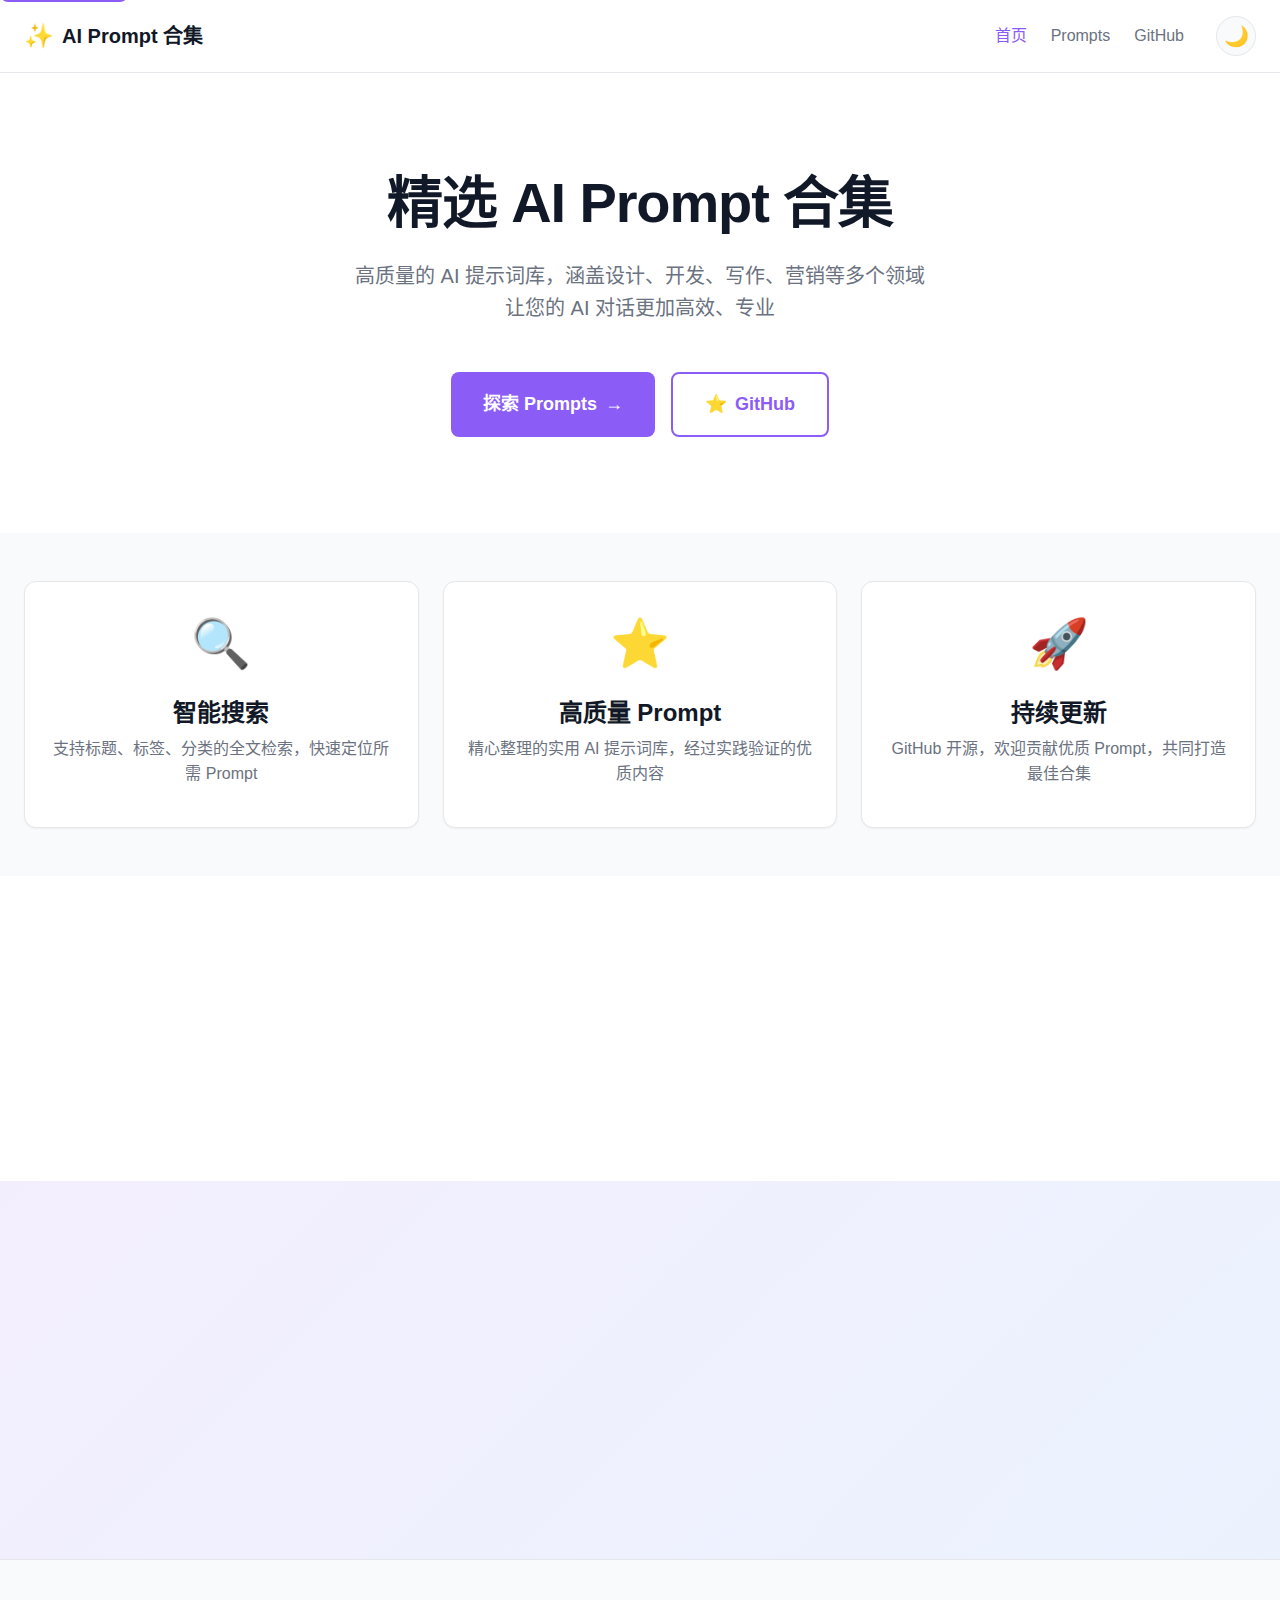
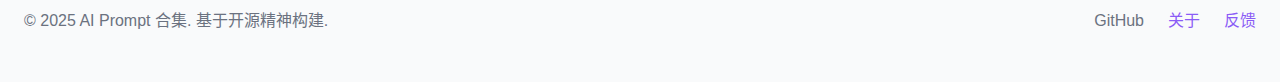
<file: index.html>
<!DOCTYPE html>
<html lang="zh-CN">
<head>
  <meta charset="UTF-8">
  <meta name="viewport" content="width=device-width, initial-scale=1.0">
  <meta name="description" content="精心整理的 AI Prompt 合集，涵盖设计、开发、写作、营销等领域，助力提升 AI 对话效率">
  <meta name="keywords" content="AI Prompt, 提示词, ChatGPT, AI 对话, 人工智能">
  
  <!-- Open Graph -->
  <meta property="og:title" content="AI Prompt 精选合集">
  <meta property="og:description" content="高质量 AI 提示词库，快速查找和使用">
  <meta property="og:type" content="website">
  
  <title>AI Prompt 精选合集 - 高质量 AI 提示词库</title>
  
  <!-- 样式表 -->
  <link rel="stylesheet" href="./assets/styles/global.css">
  <link rel="stylesheet" href="./assets/styles/components.css">
  <link rel="stylesheet" href="./assets/styles/animations.css">
  
  <!-- Favicon -->
  <link rel="icon" href="data:image/svg+xml,<svg xmlns=%22http://www.w3.org/2000/svg%22 viewBox=%220 0 100 100%22><text y=%22.9em%22 font-size=%2290%22>✨</text></svg>">
</head>
<body>
  <!-- 跳转到主内容（可访问性） -->
  <a href="#main-content" class="skip-to-main">跳转到主内容</a>

  <!-- Header 导航栏 -->
  <header class="header animate-slide-in-down">
    <div class="header-content">
      <a href="./index.html" class="logo">
        <span class="logo-icon">✨</span>
        <span>AI Prompt 合集</span>
      </a>
      
      <nav class="nav" role="navigation">
        <ul class="nav-links">
          <li><a href="./index.html" class="nav-link active">首页</a></li>
          <li><a href="./prompts.html" class="nav-link">Prompts</a></li>
          <li><a href="https://github.com" class="nav-link" target="_blank" rel="noopener">GitHub</a></li>
        </ul>
        
        <button class="theme-toggle" aria-label="切换主题">
          🌙
        </button>
      </nav>
    </div>
  </header>

  <!-- 主内容 -->
  <main id="main-content">
    <!-- Hero 区域 -->
    <section class="hero section">
      <div class="bg-grid"></div>
      <div class="bg-gradient-radial"></div>
      
      <div class="container">
        <div class="hero-content" style="position: relative; z-index: 1; text-align: center; max-width: 900px; margin: 0 auto;">
          <h1 class="hero-title animate-fade-in-up" style="margin-bottom: var(--spacing-lg);">
            精选 AI Prompt 合集
          </h1>
          
          <p class="hero-subtitle animate-fade-in-up delay-100" style="font-size: 1.25rem; color: var(--color-text-secondary); margin-bottom: var(--spacing-2xl); line-height: 1.6;">
            高质量的 AI 提示词库，涵盖设计、开发、写作、营销等多个领域<br>
            让您的 AI 对话更加高效、专业
          </p>
          
          <div class="hero-actions animate-fade-in-up delay-200" style="display: flex; gap: var(--spacing-md); justify-content: center; flex-wrap: wrap;">
            <a href="./prompts.html" class="btn btn-primary btn-lg">
              探索 Prompts
              <span>→</span>
            </a>
            <a href="https://github.com" class="btn btn-outline btn-lg" target="_blank" rel="noopener">
              <span>⭐</span>
              GitHub
            </a>
          </div>
        </div>
      </div>
    </section>

    <!-- 特性展示区 -->
    <section class="features section-sm" style="background: var(--color-bg-secondary);">
      <div class="container">
        <div class="grid grid-cols-3 gap-lg">
          <!-- 特性 1 -->
          <div class="card fade-in-on-scroll" style="text-align: center;">
            <div style="font-size: 3rem; margin-bottom: var(--spacing-md);">🔍</div>
            <h3 style="font-size: 1.5rem; margin-bottom: var(--spacing-sm);">智能搜索</h3>
            <p style="color: var(--color-text-secondary);">
              支持标题、标签、分类的全文检索，快速定位所需 Prompt
            </p>
          </div>

          <!-- 特性 2 -->
          <div class="card fade-in-on-scroll" style="text-align: center;">
            <div style="font-size: 3rem; margin-bottom: var(--spacing-md);">⭐</div>
            <h3 style="font-size: 1.5rem; margin-bottom: var(--spacing-sm);">高质量 Prompt</h3>
            <p style="color: var(--color-text-secondary);">
              精心整理的实用 AI 提示词库，经过实践验证的优质内容
            </p>
          </div>

          <!-- 特性 3 -->
          <div class="card fade-in-on-scroll" style="text-align: center;">
            <div style="font-size: 3rem; margin-bottom: var(--spacing-md);">🚀</div>
            <h3 style="font-size: 1.5rem; margin-bottom: var(--spacing-sm);">持续更新</h3>
            <p style="color: var(--color-text-secondary);">
              GitHub 开源，欢迎贡献优质 Prompt，共同打造最佳合集
            </p>
          </div>
        </div>
      </div>
    </section>

    <!-- 统计数据区 -->
    <section class="stats section">
      <div class="container">
        <div class="grid grid-cols-3 gap-xl" style="text-align: center;">
          <!-- Prompt 总数 -->
          <div class="stat-card fade-in-on-scroll">
            <div class="stat-value" id="stat-total" style="font-size: 3rem; font-weight: 700; color: var(--color-primary); margin-bottom: var(--spacing-sm);">
              0
            </div>
            <div class="stat-label" style="font-size: 1.125rem; color: var(--color-text-secondary);">
              Prompt 总数
            </div>
          </div>

          <!-- 分类数量 -->
          <div class="stat-card fade-in-on-scroll">
            <div class="stat-value" id="stat-categories" style="font-size: 3rem; font-weight: 700; color: var(--color-primary); margin-bottom: var(--spacing-sm);">
              0
            </div>
            <div class="stat-label" style="font-size: 1.125rem; color: var(--color-text-secondary);">
              分类数量
            </div>
          </div>

          <!-- 标签数量 -->
          <div class="stat-card fade-in-on-scroll">
            <div class="stat-value" id="stat-tags" style="font-size: 3rem; font-weight: 700; color: var(--color-primary); margin-bottom: var(--spacing-sm);">
              0
            </div>
            <div class="stat-label" style="font-size: 1.125rem; color: var(--color-text-secondary);">
              标签数量
            </div>
          </div>
        </div>
      </div>
    </section>

    <!-- CTA 区域 -->
    <section class="cta section" style="background: linear-gradient(135deg, rgba(139, 92, 246, 0.1), rgba(59, 130, 246, 0.1)); text-align: center;">
      <div class="container">
        <h2 class="fade-in-on-scroll" style="font-size: 2.5rem; margin-bottom: var(--spacing-md);">
          开始探索 AI Prompts
        </h2>
        <p class="fade-in-on-scroll" style="font-size: 1.125rem; color: var(--color-text-secondary); margin-bottom: var(--spacing-xl); max-width: 600px; margin-left: auto; margin-right: auto;">
          浏览精选的 AI 提示词合集，找到适合您的 Prompt，提升 AI 对话效率
        </p>
        <a href="./prompts.html" class="btn btn-primary btn-lg fade-in-on-scroll">
          查看所有 Prompts
          <span>→</span>
        </a>
      </div>
    </section>
  </main>

  <!-- Footer -->
  <footer class="footer" style="background: var(--color-bg-secondary); padding: var(--spacing-2xl) 0; border-top: 1px solid var(--color-border);">
    <div class="container">
      <div style="display: flex; justify-content: space-between; align-items: center; flex-wrap: wrap; gap: var(--spacing-md);">
        <div style="color: var(--color-text-secondary);">
          © 2025 AI Prompt 合集. 基于开源精神构建.
        </div>
        <div style="display: flex; gap: var(--spacing-lg);">
          <a href="https://github.com" class="nav-link" target="_blank" rel="noopener">GitHub</a>
          <a href="#" class="nav-link">关于</a>
          <a href="#" class="nav-link">反馈</a>
        </div>
      </div>
    </div>
  </footer>

  <!-- 脚本 -->
  <script src="./assets/scripts/main.js"></script>
  <script src="./assets/scripts/home.js"></script>
</body>
</html>
</file>
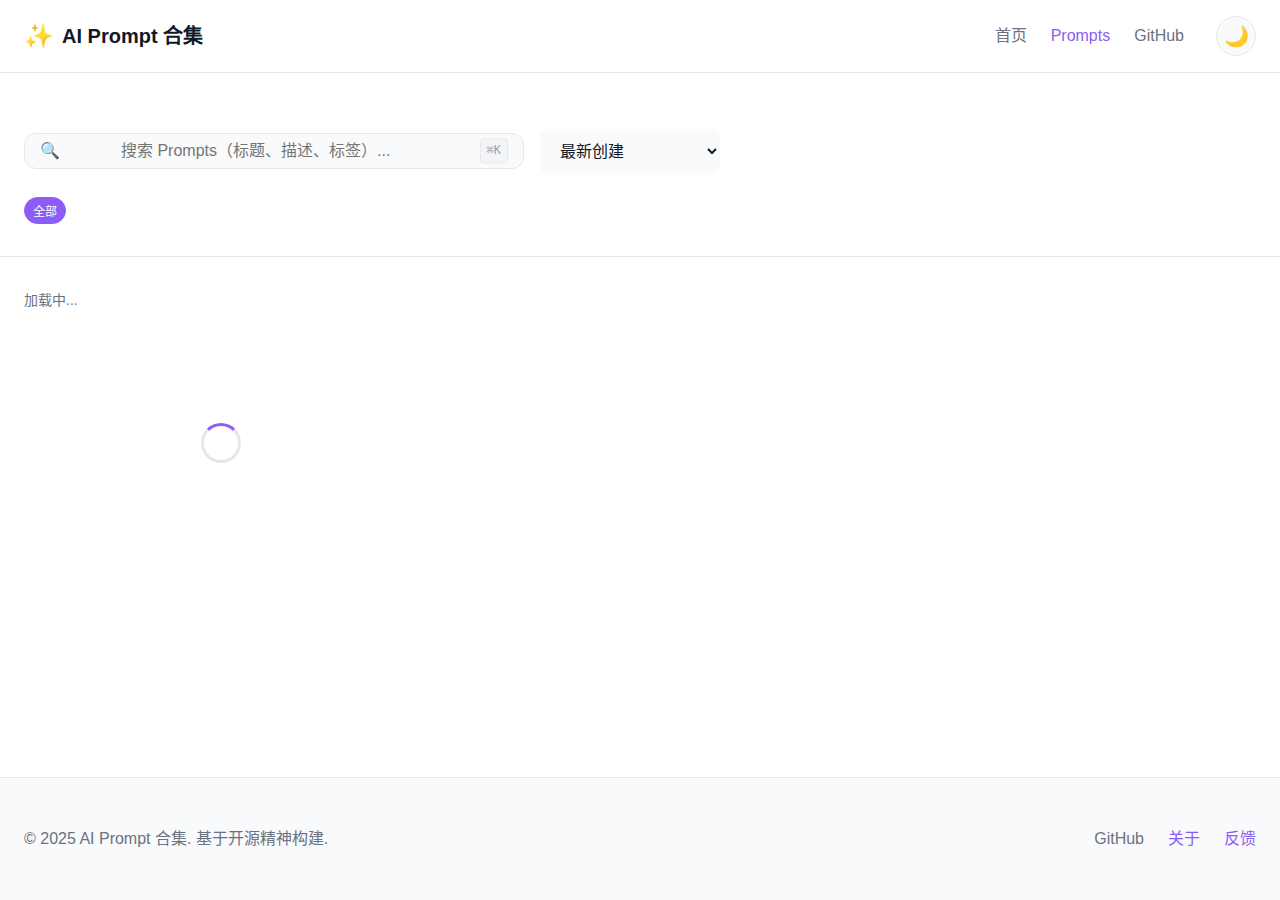
<file: prompts.html>
<!DOCTYPE html>
<html lang="zh-CN">
<head>
  <meta charset="UTF-8">
  <meta name="viewport" content="width=device-width, initial-scale=1.0">
  <meta name="description" content="浏览所有 AI Prompt，通过搜索和筛选快速找到您需要的提示词">
  <meta name="keywords" content="AI Prompt, 提示词库, ChatGPT Prompts, AI 对话">
  
  <!-- Open Graph -->
  <meta property="og:title" content="AI Prompts - 浏览所有提示词">
  <meta property="og:description" content="搜索、筛选和浏览高质量的 AI Prompts">
  <meta property="og:type" content="website">
  
  <title>AI Prompts - 浏览所有提示词</title>
  
  <!-- 样式表 -->
  <link rel="stylesheet" href="./assets/styles/global.css">
  <link rel="stylesheet" href="./assets/styles/components.css">
  <link rel="stylesheet" href="./assets/styles/animations.css">
  
  <!-- Favicon -->
  <link rel="icon" href="data:image/svg+xml,<svg xmlns=%22http://www.w3.org/2000/svg%22 viewBox=%220 0 100 100%22><text y=%22.9em%22 font-size=%2290%22>✨</text></svg>">
  
  <style>
    /* 页面特定样式 */
    .prompts-page {
      min-height: 100vh;
      display: flex;
      flex-direction: column;
    }
    
    .prompts-main {
      flex: 1;
      padding-top: var(--spacing-xl);
      padding-bottom: var(--spacing-4xl);
    }
    
    .filters-section {
      position: sticky;
      top: 65px;
      z-index: 40;
      background: var(--color-bg);
      padding: var(--spacing-lg) 0;
      border-bottom: 1px solid var(--color-border);
      margin-bottom: var(--spacing-xl);
    }
    
    .filters-container {
      display: flex;
      flex-direction: column;
      gap: var(--spacing-md);
    }
    
    .search-row {
      display: flex;
      gap: var(--spacing-md);
      align-items: center;
      flex-wrap: wrap;
    }
    
    .search-box-full {
      flex: 1;
      min-width: 300px;
    }
    
    .sort-select {
      padding: var(--spacing-sm) var(--spacing-md);
      font-size: 1rem;
      background: var(--color-bg-secondary);
      border: 1px solid var(--color-border-strong);
      border-radius: var(--radius-md);
      color: var(--color-text);
      cursor: pointer;
      transition: all var(--transition-base) var(--ease-smooth);
      font-family: inherit;
      height: 44px;
      min-width: 180px;
    }
    
    .sort-select:hover {
      border-color: var(--color-text);
      background: var(--color-bg);
    }
    
    .sort-select:focus {
      outline: none;
      border-color: var(--color-text);
      box-shadow: 0 0 0 2px rgba(0, 0, 0, 0.05);
      background: var(--color-bg);
    }
    
    .filter-tabs {
      display: flex;
      gap: var(--spacing-sm);
      flex-wrap: wrap;
      padding: var(--spacing-sm) 0;
    }
    
    .results-info {
      color: var(--color-text-secondary);
      font-size: 0.875rem;
      margin-bottom: var(--spacing-md);
    }
    
    .prompts-grid {
      display: grid;
      grid-template-columns: repeat(auto-fill, minmax(320px, 1fr));
      gap: var(--spacing-lg);
      margin-bottom: var(--spacing-xl);
    }
    
    .modal-meta-grid {
      display: grid;
      grid-template-columns: repeat(2, 1fr);
      gap: var(--spacing-md);
      margin-bottom: var(--spacing-lg);
      padding: var(--spacing-md);
      background: var(--color-bg-secondary);
      border-radius: var(--radius-md);
    }
    
    .meta-item {
      display: flex;
      align-items: center;
      gap: var(--spacing-sm);
      font-size: 0.875rem;
    }
    
    .meta-label {
      color: var(--color-text-tertiary);
    }
    
    .meta-value {
      color: var(--color-text);
      font-weight: 500;
    }
    
    .prompt-content-wrapper {
      background: var(--color-bg-secondary);
      border-radius: var(--radius-md);
      padding: var(--spacing-lg);
      margin-bottom: var(--spacing-lg);
      max-height: 400px;
      overflow-y: auto;
    }
    
    .prompt-content {
      white-space: pre-wrap;
      line-height: 1.7;
      color: var(--color-text);
    }
    
    .modal-tags {
      display: flex;
      flex-wrap: wrap;
      gap: var(--spacing-sm);
      margin-bottom: var(--spacing-lg);
    }
    
    @media (max-width: 768px) {
      .filters-section {
        position: static;
      }
      
      .search-row {
        flex-direction: column;
        align-items: stretch;
      }
      
      .search-box-full {
        width: 100%;
      }
      
      .search-input,
      .sort-select {
        height: 48px;
      }
      
      .search-shortcut {
        display: none;
      }
      
      .prompts-grid {
        grid-template-columns: 1fr;
      }
      
      .modal-meta-grid {
        grid-template-columns: 1fr;
      }
    }
  </style>
</head>
<body class="prompts-page">
  <!-- Header 导航栏 -->
  <header class="header animate-slide-in-down">
    <div class="header-content">
      <a href="./index.html" class="logo">
        <span class="logo-icon">✨</span>
        <span>AI Prompt 合集</span>
      </a>
      
      <nav class="nav" role="navigation">
        <ul class="nav-links">
          <li><a href="./index.html" class="nav-link">首页</a></li>
          <li><a href="./prompts.html" class="nav-link active">Prompts</a></li>
          <li><a href="https://github.com/leyen-me/prompt" class="nav-link" target="_blank" rel="noopener">GitHub</a></li>
        </ul>
        
        <button class="theme-toggle" aria-label="切换主题">
          🌙
        </button>
      </nav>
    </div>
  </header>

  <!-- 主内容 -->
  <main id="main-content" class="prompts-main">
    <!-- 搜索与筛选 -->
    <section class="filters-section">
      <div class="container">
        <div class="filters-container">
          <!-- 搜索栏 -->
          <div class="search-row">
            <div class="search-box search-box-full">
              <span class="search-icon">🔍</span>
              <input 
                type="text" 
                id="search-input"
                class="search-input" 
                placeholder="搜索 Prompts（标题、描述、标签）..."
                aria-label="搜索 Prompts"
              >
              <kbd class="search-shortcut">⌘K</kbd>
            </div>
            
            <select id="sort-select" class="sort-select" aria-label="排序方式">
              <option value="latest">最新创建</option>
              <option value="updated">最近更新</option>
              <option value="popular">最受欢迎</option>
              <option value="alphabetical">字母顺序</option>
            </select>
          </div>
          
          <!-- 分类筛选 -->
          <div class="filter-tabs" id="category-filters" role="tablist">
            <button class="tag active" data-category="all" role="tab" aria-selected="true">
              全部
            </button>
            <!-- 动态生成分类标签 -->
          </div>
        </div>
      </div>
    </section>

    <!-- Prompts 列表 -->
    <div class="container">
      <!-- 结果信息 -->
      <div class="results-info" id="results-info">
        加载中...
      </div>
      
      <!-- Prompts 网格 -->
      <div class="prompts-grid" id="prompts-grid">
        <!-- 加载状态 -->
        <div class="loading">
          <div class="spinner"></div>
        </div>
      </div>
      
      <!-- 空状态 -->
      <div class="empty-state" id="empty-state" style="display: none;">
        <div class="empty-state-icon">🔍</div>
        <h3 class="empty-state-title">未找到匹配的 Prompts</h3>
        <p class="empty-state-description">
          尝试调整搜索关键词或筛选条件
        </p>
        <button class="btn btn-primary" onclick="resetFilters()">
          重置筛选
        </button>
      </div>
    </div>
  </main>

  <!-- 详情弹窗（动态生成） -->
  <div id="modal-container"></div>

  <!-- Footer -->
  <footer class="footer" style="background: var(--color-bg-secondary); padding: var(--spacing-2xl) 0; border-top: 1px solid var(--color-border);">
    <div class="container">
      <div style="display: flex; justify-content: space-between; align-items: center; flex-wrap: wrap; gap: var(--spacing-md);">
        <div style="color: var(--color-text-secondary);">
          © 2025 AI Prompt 合集. 基于开源精神构建.
        </div>
        <div style="display: flex; gap: var(--spacing-lg);">
          <a href="https://github.com/leyen-me/prompt" class="nav-link" target="_blank" rel="noopener">GitHub</a>
          <a href="#" class="nav-link">关于</a>
          <a href="#" class="nav-link">反馈</a>
        </div>
      </div>
    </div>
  </footer>

  <!-- 脚本 -->
  <script src="./assets/scripts/main.js"></script>
  <script src="./assets/scripts/prompts.js"></script>
</body>
</html>
</file>
<file: assets/styles/global.css>
/* ============================================
   全局样式 - CSS 变量、重置样式、主题系统
   ============================================ */

/* CSS 变量定义 - 浅色模式 */
:root {
  /* 主色调 */
  --color-primary: #8B5CF6;
  --color-primary-hover: #7C3AED;
  --color-primary-light: #A78BFA;
  
  /* 辅助色 */
  --color-secondary: #3B82F6;
  --color-success: #10B981;
  --color-warning: #F59E0B;
  --color-error: #EF4444;
  
  /* 背景色 */
  --color-bg: #FFFFFF;
  --color-bg-secondary: #F9FAFB;
  --color-bg-tertiary: #F3F4F6;
  
  /* 边框色 */
  --color-border: #E5E7EB;
  --color-border-hover: #D1D5DB;
  
  /* 文字颜色 */
  --color-text: #111827;
  --color-text-secondary: #6B7280;
  --color-text-tertiary: #9CA3AF;
  --color-text-disabled: #D1D5DB;
  
  /* 阴影 */
  --shadow-sm: 0 1px 2px rgba(0, 0, 0, 0.05);
  --shadow-md: 0 4px 6px rgba(0, 0, 0, 0.07);
  --shadow-lg: 0 10px 15px rgba(0, 0, 0, 0.1);
  --shadow-xl: 0 20px 25px rgba(0, 0, 0, 0.15);
  --shadow-2xl: 0 25px 50px rgba(0, 0, 0, 0.25);
  
  /* 间距系统 */
  --spacing-xs: 4px;
  --spacing-sm: 8px;
  --spacing-md: 16px;
  --spacing-lg: 24px;
  --spacing-xl: 32px;
  --spacing-2xl: 48px;
  --spacing-3xl: 64px;
  --spacing-4xl: 96px;
  
  /* 圆角 */
  --radius-sm: 4px;
  --radius-md: 8px;
  --radius-lg: 12px;
  --radius-xl: 16px;
  --radius-2xl: 24px;
  --radius-full: 9999px;
  
  /* 过渡 */
  --transition-fast: 100ms;
  --transition-base: 150ms;
  --transition-slow: 300ms;
  --ease-smooth: cubic-bezier(0.4, 0, 0.2, 1);
  --ease-bounce: cubic-bezier(0.68, -0.55, 0.27, 1.55);
  --ease-swift: cubic-bezier(0.55, 0, 0.1, 1);
  
  /* 字体 */
  --font-family: Inter, -apple-system, BlinkMacSystemFont, "Segoe UI", "PingFang SC", "Microsoft YaHei", sans-serif;
  
  /* 断点 */
  --breakpoint-mobile: 768px;
  --breakpoint-tablet: 1024px;
  --breakpoint-desktop: 1440px;
}

/* 暗色模式变量 */
[data-theme="dark"] {
  /* 主色调 */
  --color-primary: #A78BFA;
  --color-primary-hover: #8B5CF6;
  --color-primary-light: #C4B5FD;
  
  /* 辅助色 */
  --color-secondary: #60A5FA;
  --color-success: #34D399;
  --color-warning: #FBBF24;
  --color-error: #F87171;
  
  /* 背景色 */
  --color-bg: #0F172A;
  --color-bg-secondary: #1E293B;
  --color-bg-tertiary: #334155;
  
  /* 边框色 */
  --color-border: #334155;
  --color-border-hover: #475569;
  
  /* 文字颜色 */
  --color-text: #F1F5F9;
  --color-text-secondary: #94A3B8;
  --color-text-tertiary: #64748B;
  --color-text-disabled: #475569;
  
  /* 阴影（暗色模式下降低不透明度） */
  --shadow-sm: 0 1px 2px rgba(0, 0, 0, 0.3);
  --shadow-md: 0 4px 6px rgba(0, 0, 0, 0.4);
  --shadow-lg: 0 10px 15px rgba(0, 0, 0, 0.5);
  --shadow-xl: 0 20px 25px rgba(0, 0, 0, 0.6);
  --shadow-2xl: 0 25px 50px rgba(0, 0, 0, 0.7);
}

/* ============================================
   CSS Reset
   ============================================ */

*, *::before, *::after {
  box-sizing: border-box;
  margin: 0;
  padding: 0;
}

html {
  font-size: 16px;
  -webkit-font-smoothing: antialiased;
  -moz-osx-font-smoothing: grayscale;
  scroll-behavior: smooth;
}

body {
  font-family: var(--font-family);
  background-color: var(--color-bg);
  color: var(--color-text);
  line-height: 1.6;
  transition: background-color var(--transition-slow) var(--ease-smooth),
              color var(--transition-slow) var(--ease-smooth);
}

/* 禁止页面滚动（弹窗打开时使用） */
body.no-scroll {
  overflow: hidden;
}

/* ============================================
   排版
   ============================================ */

h1, h2, h3, h4, h5, h6 {
  font-weight: 700;
  line-height: 1.2;
  color: var(--color-text);
}

h1 {
  font-size: 3.5rem;
  letter-spacing: -0.02em;
}

h2 {
  font-size: 2.5rem;
  letter-spacing: -0.01em;
}

h3 {
  font-size: 2rem;
}

h4 {
  font-size: 1.5rem;
}

p {
  margin-bottom: var(--spacing-md);
}

a {
  color: var(--color-primary);
  text-decoration: none;
  transition: color var(--transition-base) var(--ease-smooth);
}

a:hover {
  color: var(--color-primary-hover);
}

a:focus-visible {
  outline: 2px solid var(--color-primary);
  outline-offset: 4px;
  border-radius: var(--radius-sm);
}

/* ============================================
   布局工具类
   ============================================ */

.container {
  width: 100%;
  max-width: 1280px;
  margin: 0 auto;
  padding: 0 var(--spacing-lg);
}

.section {
  padding: var(--spacing-4xl) 0;
}

.section-sm {
  padding: var(--spacing-2xl) 0;
}

.flex {
  display: flex;
}

.flex-col {
  flex-direction: column;
}

.items-center {
  align-items: center;
}

.justify-center {
  justify-content: center;
}

.justify-between {
  justify-content: space-between;
}

.gap-sm {
  gap: var(--spacing-sm);
}

.gap-md {
  gap: var(--spacing-md);
}

.gap-lg {
  gap: var(--spacing-lg);
}

.gap-xl {
  gap: var(--spacing-xl);
}

.grid {
  display: grid;
}

.grid-cols-1 {
  grid-template-columns: repeat(1, 1fr);
}

.grid-cols-2 {
  grid-template-columns: repeat(2, 1fr);
}

.grid-cols-3 {
  grid-template-columns: repeat(3, 1fr);
}

.grid-cols-4 {
  grid-template-columns: repeat(4, 1fr);
}

/* ============================================
   响应式工具类
   ============================================ */

@media (max-width: 768px) {
  h1 {
    font-size: 2.5rem;
  }
  
  h2 {
    font-size: 2rem;
  }
  
  h3 {
    font-size: 1.5rem;
  }
  
  .container {
    padding: 0 var(--spacing-md);
  }
  
  .section {
    padding: var(--spacing-3xl) 0;
  }
  
  .grid-cols-2,
  .grid-cols-3,
  .grid-cols-4 {
    grid-template-columns: 1fr;
  }
}

@media (min-width: 769px) and (max-width: 1024px) {
  .grid-cols-3,
  .grid-cols-4 {
    grid-template-columns: repeat(2, 1fr);
  }
}

@media (min-width: 1440px) {
  .container {
    max-width: 1440px;
  }
}

/* ============================================
   可访问性
   ============================================ */

/* 跳转到主内容链接（屏幕阅读器） */
.skip-to-main {
  position: absolute;
  top: -40px;
  left: 0;
  background: var(--color-primary);
  color: white;
  padding: var(--spacing-sm) var(--spacing-md);
  text-decoration: none;
  border-radius: var(--radius-md);
  z-index: 100;
}

.skip-to-main:focus {
  top: 0;
}

/* 焦点指示器 */
button:focus-visible,
input:focus-visible,
textarea:focus-visible,
select:focus-visible {
  outline: 2px solid var(--color-primary);
  outline-offset: 2px;
}

/* 隐藏元素但保持可访问性 */
.sr-only {
  position: absolute;
  width: 1px;
  height: 1px;
  padding: 0;
  margin: -1px;
  overflow: hidden;
  clip: rect(0, 0, 0, 0);
  white-space: nowrap;
  border-width: 0;
}

/* ============================================
   装饰性背景
   ============================================ */

.bg-grid {
  background-image: linear-gradient(var(--color-border) 1px, transparent 1px),
                    linear-gradient(90deg, var(--color-border) 1px, transparent 1px);
  background-size: 32px 32px;
  background-position: -1px -1px;
}

.bg-gradient-radial {
  background: radial-gradient(
    circle at 50% 50%,
    rgba(139, 92, 246, 0.15) 0%,
    rgba(139, 92, 246, 0.05) 40%,
    transparent 70%
  );
}

/* 暗色模式下调整装饰 */
[data-theme="dark"] .bg-gradient-radial {
  background: radial-gradient(
    circle at 50% 50%,
    rgba(167, 139, 250, 0.1) 0%,
    rgba(167, 139, 250, 0.03) 40%,
    transparent 70%
  );
}
</file>
<file: assets/styles/components.css>
/* ============================================
   组件样式 - 按钮、卡片、输入框等
   ============================================ */

/* ============================================
   Header 导航栏
   ============================================ */

.header {
  position: sticky;
  top: 0;
  z-index: 50;
  background: var(--color-bg);
  border-bottom: 1px solid var(--color-border);
  backdrop-filter: blur(12px);
  -webkit-backdrop-filter: blur(12px);
  transition: all var(--transition-base) var(--ease-smooth);
}

.header-content {
  display: flex;
  align-items: center;
  justify-content: space-between;
  padding: var(--spacing-md) var(--spacing-lg);
  max-width: 1440px;
  margin: 0 auto;
}

.logo {
  display: flex;
  align-items: center;
  gap: var(--spacing-sm);
  font-size: 1.25rem;
  font-weight: 700;
  color: var(--color-text);
  text-decoration: none;
  transition: opacity var(--transition-base) var(--ease-smooth);
}

.logo:hover {
  opacity: 0.8;
}

.logo-icon {
  font-size: 1.5rem;
}

.nav {
  display: flex;
  align-items: center;
  gap: var(--spacing-xl);
}

.nav-links {
  display: flex;
  gap: var(--spacing-lg);
  list-style: none;
}

.nav-link {
  color: var(--color-text-secondary);
  font-weight: 500;
  transition: color var(--transition-base) var(--ease-smooth);
}

.nav-link:hover {
  color: var(--color-text);
}

.nav-link.active {
  color: var(--color-primary);
}

/* ============================================
   按钮
   ============================================ */

.btn {
  display: inline-flex;
  align-items: center;
  justify-content: center;
  gap: var(--spacing-sm);
  padding: var(--spacing-sm) var(--spacing-lg);
  font-size: 1rem;
  font-weight: 600;
  border: none;
  border-radius: var(--radius-md);
  cursor: pointer;
  transition: all var(--transition-base) var(--ease-smooth);
  text-decoration: none;
  font-family: inherit;
}

.btn:disabled {
  opacity: 0.5;
  cursor: not-allowed;
}

/* 主按钮 */
.btn-primary {
  background: var(--color-primary);
  color: white;
}

.btn-primary:hover:not(:disabled) {
  background: var(--color-primary-hover);
  transform: translateY(-2px);
  box-shadow: var(--shadow-md);
}

.btn-primary:active:not(:disabled) {
  transform: translateY(0);
}

/* 次要按钮 */
.btn-secondary {
  background: transparent;
  color: var(--color-text);
  border: 1px solid var(--color-border);
}

.btn-secondary:hover:not(:disabled) {
  background: var(--color-bg-secondary);
  border-color: var(--color-border-hover);
}

/* 描边按钮 */
.btn-outline {
  background: transparent;
  color: var(--color-primary);
  border: 2px solid var(--color-primary);
}

.btn-outline:hover:not(:disabled) {
  background: var(--color-primary);
  color: white;
  transform: translateY(-2px);
}

/* 文字按钮 */
.btn-text {
  background: transparent;
  color: var(--color-text-secondary);
  padding: var(--spacing-sm);
}

.btn-text:hover:not(:disabled) {
  color: var(--color-text);
  background: var(--color-bg-secondary);
}

/* 按钮尺寸 */
.btn-sm {
  padding: var(--spacing-xs) var(--spacing-md);
  font-size: 0.875rem;
}

.btn-lg {
  padding: var(--spacing-md) var(--spacing-xl);
  font-size: 1.125rem;
}

/* 图标按钮 */
.btn-icon {
  padding: var(--spacing-sm);
  border-radius: var(--radius-full);
  width: 40px;
  height: 40px;
}

/* 主题切换按钮 */
.theme-toggle {
  width: 40px;
  height: 40px;
  border-radius: var(--radius-full);
  background: var(--color-bg-secondary);
  border: 1px solid var(--color-border);
  cursor: pointer;
  display: flex;
  align-items: center;
  justify-content: center;
  transition: all var(--transition-base) var(--ease-smooth);
  font-size: 1.25rem;
}

.theme-toggle:hover {
  background: var(--color-bg-tertiary);
  transform: rotate(20deg);
}

/* ============================================
   输入框
   ============================================ */

.input-group {
  position: relative;
  width: 100%;
}

.input {
  width: 100%;
  padding: var(--spacing-sm) var(--spacing-md);
  font-size: 1rem;
  font-family: inherit;
  background: var(--color-bg-secondary);
  border: 1px solid var(--color-border);
  border-radius: var(--radius-md);
  color: var(--color-text);
  transition: all var(--transition-base) var(--ease-smooth);
}

.input:focus {
  outline: none;
  border-color: var(--color-primary);
  box-shadow: 0 0 0 3px rgba(139, 92, 246, 0.1);
}

.input::placeholder {
  color: var(--color-text-tertiary);
}

.input-icon {
  position: absolute;
  left: var(--spacing-md);
  top: 50%;
  transform: translateY(-50%);
  color: var(--color-text-tertiary);
  pointer-events: none;
}

.input-with-icon {
  padding-left: var(--spacing-4xl);
}

/* 搜索框 */
.search-box {
  position: relative;
  max-width: 500px;
  width: 100%;
}

.search-input {
  width: 100%;
  padding: var(--spacing-sm) var(--spacing-4xl) var(--spacing-sm) var(--spacing-4xl);
  font-size: 1rem;
  background: var(--color-bg-secondary);
  border: 1px solid var(--color-border);
  border-radius: var(--radius-lg);
  color: var(--color-text);
  transition: all var(--transition-base) var(--ease-smooth);
}

.search-input:focus {
  outline: none;
  border-color: var(--color-primary);
  box-shadow: 0 0 0 3px rgba(139, 92, 246, 0.1);
}

.search-icon {
  position: absolute;
  left: var(--spacing-md);
  top: 50%;
  transform: translateY(-50%);
  color: var(--color-text-tertiary);
}

.search-shortcut {
  position: absolute;
  right: var(--spacing-md);
  top: 50%;
  transform: translateY(-50%);
  padding: 2px 6px;
  background: var(--color-bg-tertiary);
  border: 1px solid var(--color-border);
  border-radius: var(--radius-sm);
  font-size: 0.75rem;
  color: var(--color-text-tertiary);
}

/* ============================================
   卡片
   ============================================ */

.card {
  background: var(--color-bg);
  border: 1px solid var(--color-border);
  border-radius: var(--radius-lg);
  padding: var(--spacing-lg);
  box-shadow: var(--shadow-sm);
  transition: all var(--transition-base) var(--ease-smooth);
}

.card:hover {
  box-shadow: var(--shadow-lg);
  transform: translateY(-4px);
  border-color: var(--color-border-hover);
}

.card-clickable {
  cursor: pointer;
}

/* Prompt 卡片 */
.prompt-card {
  display: flex;
  flex-direction: column;
  gap: var(--spacing-md);
  height: 100%;
  background: var(--color-bg);
  border: 1px solid var(--color-border);
  border-radius: var(--radius-lg);
  padding: var(--spacing-lg);
  box-shadow: var(--shadow-sm);
  transition: all var(--transition-base) var(--ease-smooth);
  cursor: pointer;
}

.prompt-card:hover {
  box-shadow: var(--shadow-lg);
  transform: translateY(-4px);
  border-color: var(--color-primary);
}

.prompt-card-header {
  display: flex;
  align-items: center;
  justify-content: space-between;
  gap: var(--spacing-sm);
}

.prompt-card-meta {
  display: flex;
  align-items: center;
  gap: var(--spacing-sm);
  flex-wrap: wrap;
}

.prompt-card-title {
  font-size: 1.25rem;
  font-weight: 600;
  color: var(--color-text);
  margin-bottom: var(--spacing-xs);
}

.prompt-card-description {
  color: var(--color-text-secondary);
  font-size: 0.875rem;
  line-height: 1.5;
  display: -webkit-box;
  -webkit-line-clamp: 2;
  -webkit-box-orient: vertical;
  overflow: hidden;
  flex-grow: 1;
}

.prompt-card-footer {
  display: flex;
  align-items: center;
  justify-content: space-between;
  gap: var(--spacing-sm);
  padding-top: var(--spacing-sm);
  border-top: 1px solid var(--color-border);
}

.prompt-card-tags {
  display: flex;
  gap: var(--spacing-xs);
  flex-wrap: wrap;
}

.prompt-card-time {
  font-size: 0.75rem;
  color: var(--color-text-tertiary);
  white-space: nowrap;
}

/* ============================================
   徽章和标签
   ============================================ */

.badge {
  display: inline-flex;
  align-items: center;
  gap: var(--spacing-xs);
  padding: var(--spacing-xs) var(--spacing-sm);
  font-size: 0.75rem;
  font-weight: 600;
  border-radius: var(--radius-sm);
  white-space: nowrap;
}

.badge-category {
  background: var(--category-color);
  color: white;
}

.badge-difficulty-初级 {
  background: rgba(16, 185, 129, 0.1);
  color: var(--color-success);
  border: 1px solid var(--color-success);
}

.badge-difficulty-中级 {
  background: rgba(245, 158, 11, 0.1);
  color: var(--color-warning);
  border: 1px solid var(--color-warning);
}

.badge-difficulty-高级 {
  background: rgba(239, 68, 68, 0.1);
  color: var(--color-error);
  border: 1px solid var(--color-error);
}

.tag {
  display: inline-flex;
  align-items: center;
  padding: var(--spacing-xs) var(--spacing-sm);
  font-size: 0.75rem;
  background: var(--color-bg-secondary);
  color: var(--color-text-secondary);
  border: 1px solid var(--color-border);
  border-radius: var(--radius-full);
  transition: all var(--transition-base) var(--ease-smooth);
  cursor: pointer;
  user-select: none;
}

.tag:hover {
  background: var(--color-bg-tertiary);
  border-color: var(--color-primary);
  color: var(--color-primary);
}

.tag.active {
  background: var(--color-primary);
  color: white;
  border-color: var(--color-primary);
}

/* ============================================
   弹窗
   ============================================ */

.modal-overlay {
  position: fixed;
  top: 0;
  left: 0;
  right: 0;
  bottom: 0;
  background: rgba(0, 0, 0, 0.5);
  backdrop-filter: blur(8px);
  -webkit-backdrop-filter: blur(8px);
  display: flex;
  align-items: center;
  justify-content: center;
  z-index: 1000;
  padding: var(--spacing-lg);
  overflow-y: auto;
}

.modal {
  background: var(--color-bg);
  border: 1px solid var(--color-border);
  border-radius: var(--radius-xl);
  box-shadow: var(--shadow-2xl);
  max-width: 800px;
  width: 100%;
  max-height: 90vh;
  overflow-y: auto;
  position: relative;
}

.modal-header {
  padding: var(--spacing-xl);
  border-bottom: 1px solid var(--color-border);
  display: flex;
  align-items: center;
  justify-content: space-between;
  gap: var(--spacing-md);
  position: sticky;
  top: 0;
  background: var(--color-bg);
  z-index: 10;
}

.modal-title {
  font-size: 1.5rem;
  font-weight: 700;
  color: var(--color-text);
}

.modal-close {
  width: 32px;
  height: 32px;
  border-radius: var(--radius-full);
  background: transparent;
  border: none;
  cursor: pointer;
  display: flex;
  align-items: center;
  justify-content: center;
  color: var(--color-text-secondary);
  transition: all var(--transition-base) var(--ease-smooth);
  font-size: 1.5rem;
}

.modal-close:hover {
  background: var(--color-bg-secondary);
  color: var(--color-text);
}

.modal-content {
  padding: var(--spacing-xl);
}

.modal-footer {
  padding: var(--spacing-xl);
  border-top: 1px solid var(--color-border);
  display: flex;
  align-items: center;
  justify-content: flex-end;
  gap: var(--spacing-md);
  position: sticky;
  bottom: 0;
  background: var(--color-bg);
}

/* ============================================
   空状态
   ============================================ */

.empty-state {
  text-align: center;
  padding: var(--spacing-4xl) var(--spacing-lg);
}

.empty-state-icon {
  font-size: 4rem;
  opacity: 0.3;
  margin-bottom: var(--spacing-md);
}

.empty-state-title {
  font-size: 1.25rem;
  font-weight: 600;
  color: var(--color-text);
  margin-bottom: var(--spacing-sm);
}

.empty-state-description {
  color: var(--color-text-secondary);
  margin-bottom: var(--spacing-lg);
}

/* ============================================
   加载状态
   ============================================ */

.loading {
  display: flex;
  align-items: center;
  justify-content: center;
  padding: var(--spacing-4xl);
}

.spinner {
  width: 40px;
  height: 40px;
  border: 3px solid var(--color-border);
  border-top-color: var(--color-primary);
  border-radius: 50%;
  animation: spin 0.8s linear infinite;
}

@keyframes spin {
  to {
    transform: rotate(360deg);
  }
}

/* ============================================
   移动端响应式
   ============================================ */

@media (max-width: 768px) {
  .header-content {
    padding: var(--spacing-sm) var(--spacing-md);
  }
  
  .nav-links {
    display: none;
  }
  
  .modal {
    max-width: 100%;
    max-height: 100vh;
    border-radius: 0;
  }
  
  .modal-header,
  .modal-content,
  .modal-footer {
    padding: var(--spacing-md);
  }
  
  .prompt-card {
    padding: var(--spacing-md);
  }
}
</file>
<file: assets/styles/animations.css>
/* ============================================
   动画和过渡效果
   ============================================ */

/* ============================================
   页面加载动画
   ============================================ */

@keyframes fadeInOut {
  0%, 100% { opacity: 0.3; }
  50% { opacity: 1; }
}

@keyframes fadeInUp {
  from {
    opacity: 0;
    transform: translateY(30px);
  }
  to {
    opacity: 1;
    transform: translateY(0);
  }
}

@keyframes fadeIn {
  from {
    opacity: 0;
  }
  to {
    opacity: 1;
  }
}

@keyframes slideInDown {
  from {
    opacity: 0;
    transform: translateY(-20px);
  }
  to {
    opacity: 1;
    transform: translateY(0);
  }
}

@keyframes scaleIn {
  from {
    opacity: 0;
    transform: scale(0.95);
  }
  to {
    opacity: 1;
    transform: scale(1);
  }
}

/* 应用加载动画 */
.animate-fade-in {
  animation: fadeIn 0.6s var(--ease-smooth) both;
}

.animate-fade-in-up {
  animation: fadeInUp 0.6s var(--ease-smooth) both;
}

.animate-slide-in-down {
  animation: slideInDown 0.4s var(--ease-smooth) both;
}

.animate-scale-in {
  animation: scaleIn 0.5s var(--ease-smooth) both;
}

/* 延迟类 */
.delay-100 {
  animation-delay: 100ms;
}

.delay-200 {
  animation-delay: 200ms;
}

.delay-300 {
  animation-delay: 300ms;
}

.delay-400 {
  animation-delay: 400ms;
}

.delay-500 {
  animation-delay: 500ms;
}

/* ============================================
   弹窗动画
   ============================================ */

@keyframes modalFadeIn {
  from {
    opacity: 0;
  }
  to {
    opacity: 1;
  }
}

@keyframes modalSlideIn {
  from {
    opacity: 0;
    transform: scale(0.95) translateY(-20px);
  }
  to {
    opacity: 1;
    transform: scale(1) translateY(0);
  }
}

@keyframes modalFadeOut {
  from {
    opacity: 1;
  }
  to {
    opacity: 0;
  }
}

@keyframes modalSlideOut {
  from {
    opacity: 1;
    transform: scale(1) translateY(0);
  }
  to {
    opacity: 0;
    transform: scale(0.95) translateY(-20px);
  }
}

.modal-overlay.modal-enter {
  animation: modalFadeIn 0.3s var(--ease-smooth) both;
}

.modal-overlay.modal-exit {
  animation: modalFadeOut 0.2s var(--ease-smooth) both;
}

.modal.modal-enter {
  animation: modalSlideIn 0.3s var(--ease-smooth) both;
}

.modal.modal-exit {
  animation: modalSlideOut 0.2s var(--ease-smooth) both;
}

/* ============================================
   数字递增动画
   ============================================ */

@keyframes countUp {
  from {
    opacity: 0;
    transform: translateY(10px);
  }
  to {
    opacity: 1;
    transform: translateY(0);
  }
}

.animate-count-up {
  animation: countUp 0.6s var(--ease-smooth) both;
}

/* ============================================
   微交互动画
   ============================================ */

/* 按钮点击效果 */
@keyframes buttonPress {
  0% {
    transform: scale(1);
  }
  50% {
    transform: scale(0.95);
  }
  100% {
    transform: scale(1);
  }
}

.btn:active {
  animation: buttonPress 0.2s var(--ease-smooth);
}

/* 复制成功动画 */
@keyframes copySuccess {
  0% {
    transform: scale(1);
  }
  50% {
    transform: scale(1.1);
  }
  100% {
    transform: scale(1);
  }
}

.copy-success {
  animation: copySuccess 0.3s var(--ease-bounce);
}

/* 标签添加动画 */
@keyframes tagSlideIn {
  from {
    opacity: 0;
    transform: translateX(10px);
  }
  to {
    opacity: 1;
    transform: translateX(0);
  }
}

.tag-enter {
  animation: tagSlideIn 0.2s var(--ease-smooth) both;
}

/* 标签移除动画 */
@keyframes tagSlideOut {
  from {
    opacity: 1;
    transform: scale(1);
  }
  to {
    opacity: 0;
    transform: scale(0.8);
  }
}

.tag-exit {
  animation: tagSlideOut 0.15s var(--ease-smooth) both;
}

/* ============================================
   悬浮效果
   ============================================ */

.hover-lift {
  transition: transform var(--transition-base) var(--ease-smooth),
              box-shadow var(--transition-base) var(--ease-smooth);
}

.hover-lift:hover {
  transform: translateY(-4px);
}

/* 卡片悬浮时的高亮边框 */
.hover-glow {
  position: relative;
  transition: all var(--transition-base) var(--ease-smooth);
}

.hover-glow::before {
  content: '';
  position: absolute;
  inset: -1px;
  border-radius: inherit;
  background: linear-gradient(
    135deg,
    var(--color-primary),
    var(--color-secondary)
  );
  opacity: 0;
  transition: opacity var(--transition-base) var(--ease-smooth);
  z-index: -1;
}

.hover-glow:hover::before {
  opacity: 0.2;
}

/* ============================================
   装饰性动画
   ============================================ */

/* 渐变背景动画 */
@keyframes gradientShift {
  0% {
    background-position: 0% 50%;
  }
  50% {
    background-position: 100% 50%;
  }
  100% {
    background-position: 0% 50%;
  }
}

.gradient-animate {
  background-size: 200% 200%;
  animation: gradientShift 8s ease infinite;
}

/* 漂浮动画 */
@keyframes float {
  0%, 100% {
    transform: translateY(0);
  }
  50% {
    transform: translateY(-10px);
  }
}

.animate-float {
  animation: float 3s ease-in-out infinite;
}

/* 脉冲动画 */
@keyframes pulse {
  0%, 100% {
    opacity: 1;
  }
  50% {
    opacity: 0.5;
  }
}

.animate-pulse {
  animation: pulse 2s cubic-bezier(0.4, 0, 0.6, 1) infinite;
}

/* 闪烁动画 */
@keyframes blink {
  0%, 100% {
    opacity: 1;
  }
  50% {
    opacity: 0;
  }
}

.animate-blink {
  animation: blink 1s step-start infinite;
}

/* ============================================
   骨架屏加载动画
   ============================================ */

@keyframes shimmer {
  0% {
    background-position: -1000px 0;
  }
  100% {
    background-position: 1000px 0;
  }
}

.skeleton {
  background: linear-gradient(
    90deg,
    var(--color-bg-secondary) 0%,
    var(--color-bg-tertiary) 50%,
    var(--color-bg-secondary) 100%
  );
  background-size: 1000px 100%;
  animation: shimmer 2s infinite linear;
  border-radius: var(--radius-md);
}

.skeleton-text {
  height: 1rem;
  margin-bottom: var(--spacing-sm);
}

.skeleton-title {
  height: 1.5rem;
  width: 60%;
  margin-bottom: var(--spacing-md);
}

.skeleton-card {
  height: 200px;
  border-radius: var(--radius-lg);
}

/* ============================================
   进度条动画
   ============================================ */

@keyframes progress {
  0% {
    transform: translateX(-100%);
  }
  100% {
    transform: translateX(100%);
  }
}

.progress-bar {
  position: fixed;
  top: 0;
  left: 0;
  width: 100%;
  height: 3px;
  background: transparent;
  z-index: 9999;
  overflow: hidden;
}

.progress-bar::before {
  content: '';
  position: absolute;
  top: 0;
  left: 0;
  width: 50%;
  height: 100%;
  background: linear-gradient(
    90deg,
    transparent,
    var(--color-primary),
    transparent
  );
  animation: progress 1.5s ease-in-out infinite;
}

/* ============================================
   淡入视口动画（Intersection Observer 触发）
   ============================================ */

.fade-in-on-scroll {
  opacity: 0;
  transform: translateY(30px);
  transition: opacity 0.6s var(--ease-smooth),
              transform 0.6s var(--ease-smooth);
}

.fade-in-on-scroll.visible {
  opacity: 1;
  transform: translateY(0);
}

/* ============================================
   过渡组
   ============================================ */

.transition-all {
  transition: all var(--transition-base) var(--ease-smooth);
}

.transition-colors {
  transition: color var(--transition-base) var(--ease-smooth),
              background-color var(--transition-base) var(--ease-smooth),
              border-color var(--transition-base) var(--ease-smooth);
}

.transition-transform {
  transition: transform var(--transition-base) var(--ease-smooth);
}

.transition-opacity {
  transition: opacity var(--transition-base) var(--ease-smooth);
}

/* ============================================
   响应式动画（减少动画）
   ============================================ */

@media (prefers-reduced-motion: reduce) {
  *,
  *::before,
  *::after {
    animation-duration: 0.01ms !important;
    animation-iteration-count: 1 !important;
    transition-duration: 0.01ms !important;
  }
  
  .animate-fade-in,
  .animate-fade-in-up,
  .animate-slide-in-down,
  .animate-scale-in,
  .animate-float,
  .animate-pulse,
  .skeleton {
    animation: none;
  }
  
  .fade-in-on-scroll {
    opacity: 1;
    transform: none;
  }
}
</file>
